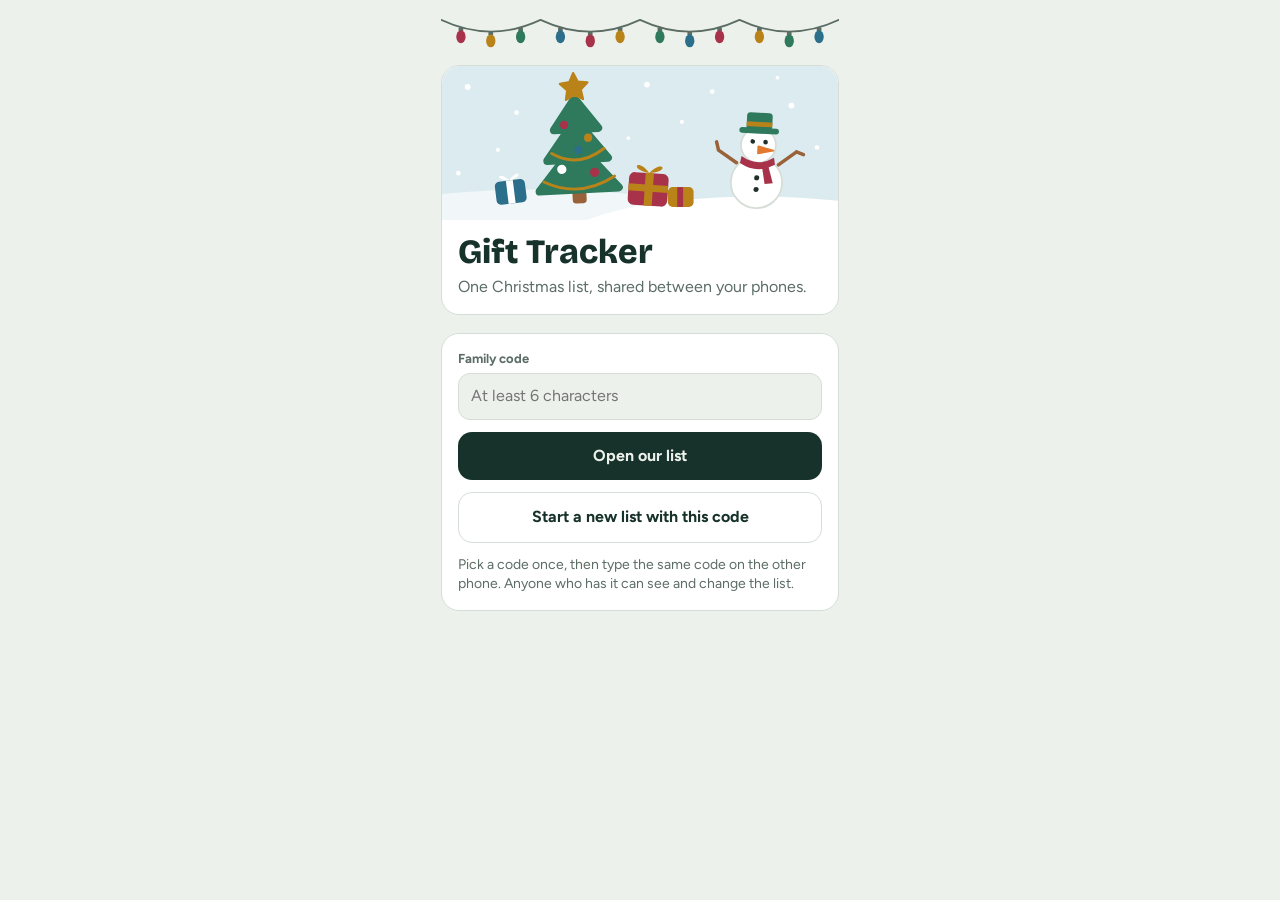
<file: index.html>
<!doctype html>
<html lang="en">
  <head>
    <meta charset="utf-8" />
    <meta name="viewport" content="width=device-width, initial-scale=1, viewport-fit=cover" />
    <meta name="theme-color" content="#edf1ec" media="(prefers-color-scheme: light)" />
    <meta name="theme-color" content="#101b17" media="(prefers-color-scheme: dark)" />
    <meta name="apple-mobile-web-app-capable" content="yes" />
    <meta name="mobile-web-app-capable" content="yes" />
    <meta name="apple-mobile-web-app-title" content="Gifts" />
    <link rel="manifest" href="./manifest.webmanifest" />
    <link rel="apple-touch-icon" href="./icons/apple-touch-icon.png" />
    <link rel="icon" type="image/png" href="./icons/icon-192.png" />
    <link rel="preconnect" href="https://fonts.googleapis.com" />
    <link rel="preconnect" href="https://fonts.gstatic.com" crossorigin />
    <link rel="stylesheet" href="https://fonts.googleapis.com/css2?family=Bricolage+Grotesque:opsz,wght@12..96,600;12..96,800&family=Figtree:wght@400;500;600;700&display=swap" />
    <link rel="stylesheet" href="./styles.css" />
    <title>Gift Tracker</title>
  </head>
  <body>
    <main class="app" id="app"></main>
    <nav class="tabs" id="tabbar" aria-label="Sections" hidden><div id="tabs"></div></nav>
    <div class="scrim" id="scrim" hidden></div>
    <div class="toast" id="toast" role="status" hidden></div>
    <script src="./vendor/supabase.js"></script>
    <script src="./config.js"></script>
    <script src="./art.js"></script>
    <script src="./app.js"></script>
  </body>
</html>
</file>
<file: styles.css>
/* Layout: one phone-width column; summary first, then tappable cards; bottom tab bar; bottom sheets for adding. */
:root{
  --bg:#edf1ec; --surface:#ffffff; --ink:#17322a; --muted:#5b6d65; --line:#d5ddd6; --chip:#e2e9e3;
  --cran:#a8324a; --pine:#2f7a5c; --gold:#b9831a; --teal:#2c6f8a; --plum:#7a4a86;
  --on-accent:#ffffff; --shade:rgba(15,30,24,.45);
  --sky:#dcebef; --snow:#ffffff; --snow2:#f1f7f8; --snowman:#ffffff; --flake:#ffffff;
  --ginger:#9a6238; --ginger2:#d9b48c; --carrot:#e2792c; --coal:#22302b;
  --display:"Bricolage Grotesque","Avenir Next","Segoe UI",sans-serif;
  --body:"Figtree","Avenir Next","Segoe UI",system-ui,sans-serif;
  color-scheme:light;
}
@media (prefers-color-scheme: dark){ :root{
  --bg:#101b17; --surface:#18261f; --ink:#e9f0ea; --muted:#9db0a6; --line:#2c3e36; --chip:#22332c;
  --cran:#e57f93; --pine:#6cc3a0; --gold:#e2b458; --teal:#74b9d4; --plum:#c898d3;
  --on-accent:#10201a; --shade:rgba(0,0,0,.6);
  --sky:#15303a; --snow:#3a5560; --snow2:#2c4650; --snowman:#eef4f2; --flake:#cfe2e6;
  --ginger:#c08a5c; --ginger2:#e6c9a6; --carrot:#f09a55; --coal:#1a2622;
  color-scheme:dark } }

*{box-sizing:border-box}
[hidden]{display:none!important}
html{-webkit-text-size-adjust:100%}
body{margin:0;background:var(--bg);color:var(--ink);font-family:var(--body);font-size:16px;line-height:1.4;
  padding-top:env(safe-area-inset-top,0px);-webkit-tap-highlight-color:transparent}
button,input,select{font:inherit;color:inherit}
button{cursor:pointer;background:none;border:0;padding:0;text-align:inherit}
:focus-visible{outline:3px solid var(--teal);outline-offset:2px;border-radius:6px}
.num{font-variant-numeric:tabular-nums}

.app{max-width:430px;margin:0 auto;padding-block:14px 110px;
  padding-left:max(16px,env(safe-area-inset-left,0px));padding-right:max(16px,env(safe-area-inset-right,0px));
  display:flex;flex-direction:column;gap:18px}
.note{font-size:14px;color:var(--muted);background:var(--chip);border-radius:12px;padding:10px 12px;margin:0}
.note button{color:var(--pine);font-weight:700;text-decoration:underline}
h1{font-family:var(--display);font-weight:800;font-size:34px;line-height:1.05;margin:0;text-wrap:balance}
h2{font-family:var(--display);font-weight:800;font-size:26px;line-height:1.1;margin:0;text-wrap:balance}
h3{font-size:13px;font-weight:700;letter-spacing:.08em;text-transform:uppercase;color:var(--muted);margin:0;
  display:flex;align-items:center;gap:6px}
.sub{color:var(--muted);margin:6px 0 0}
.back{color:var(--pine);font-weight:600;padding:6px 0;align-self:flex-start}
.stack{display:flex;flex-direction:column;gap:12px}
.row{display:flex;align-items:baseline;justify-content:space-between;gap:12px}
.link{color:var(--pine);font-weight:700;font-size:14px;padding:4px 0}
.ico{width:22px;height:22px;flex:none}

/* Pictures */
.lights{display:block;width:100%;height:auto;margin-bottom:-4px}
.bulb{animation:twinkle 2.4s ease-in-out infinite}
@keyframes twinkle{0%,100%{opacity:1}50%{opacity:.45}}
.hero{background:var(--sky);border-radius:18px 18px 0 0;margin:-16px -16px 14px;overflow:hidden;line-height:0}
.scene{display:block;width:100%;height:auto}
.flakes circle{animation:drift 5s ease-in-out infinite alternate}
.flakes circle:nth-child(2n){animation-duration:7s}
.flakes circle:nth-child(3n){animation-duration:9s}
@keyframes drift{from{transform:translateY(-3px)}to{transform:translateY(7px)}}
.deer{width:84px;height:auto;display:block;margin:0 auto 6px}
@media (prefers-reduced-motion: reduce){ .bulb,.flakes circle{animation:none} }

.card{background:var(--surface);border:1px solid var(--line);border-radius:18px;padding:16px}
button.card{display:block;width:100%}
.big{font-family:var(--display);font-weight:800;font-size:40px;line-height:1}
.of{color:var(--muted);font-size:15px}
.delta{font-weight:700;white-space:nowrap}
.delta.over{color:var(--cran)} .delta.ok{color:var(--pine)}
.bar{height:12px;border-radius:99px;background:var(--chip);overflow:hidden;display:flex}
.bar.thin{height:8px}
.bar span{display:block;height:100%;background:var(--c,var(--pine))}
.legend{display:flex;flex-wrap:wrap;gap:6px 16px;margin-top:12px;font-size:15px}
.dot{display:inline-block;width:10px;height:10px;border-radius:50%;background:var(--c);margin-right:6px;flex:none}
.legend .who{color:var(--muted)}
.hint{font-size:14px;color:var(--muted);margin:10px 0 0}
.center{text-align:center}

.gname{font-family:var(--display);font-weight:800;font-size:22px;color:var(--c);overflow-wrap:anywhere;min-width:0}
.gmeta{font-size:14px;color:var(--muted)}
.faces{display:flex;flex-wrap:wrap;gap:6px;margin-top:12px}
.face{font-size:13px;font-weight:600;background:var(--chip);border-radius:99px;padding:3px 10px}
.chev{color:var(--muted);font-size:20px}

.people{display:grid;grid-template-columns:repeat(auto-fill,minmax(104px,1fr));gap:10px}
.pcard{background:var(--surface);border:2px solid var(--line);border-radius:16px;padding:12px;min-width:0}
.pcard[aria-pressed="true"]{border-color:var(--c)}
.pcard .pn{font-weight:700;color:var(--c);overflow-wrap:anywhere;display:flex;align-items:center;gap:6px}
/* a tiny tree ornament in the person's colour */
.orn{width:14px;height:14px;border-radius:50%;background:var(--c);position:relative;flex:none;margin-top:3px}
.orn::before{content:"";position:absolute;left:4.5px;top:-4px;width:5px;height:5px;border-radius:1.5px;background:var(--gold)}
.sq{display:flex;flex-wrap:wrap;gap:3px;margin:8px 0;min-height:12px}
.sq i{width:12px;height:12px;border-radius:3px;border:2px solid var(--c)}
.sq i.f{background:var(--c)}
.pcard small{display:block;color:var(--muted);font-size:13px}
.pcard.add{border-style:dashed;color:var(--muted);font-weight:600;display:grid;place-items:center;min-height:92px;text-align:center}
.even{font-size:15px;color:var(--muted);margin:0}
.even b{color:var(--ink)}

.chips{display:flex;flex-wrap:wrap;gap:8px}
.chip{background:var(--chip);border-radius:99px;padding:4px 12px;font-size:14px}
.sec{display:flex;align-items:center;justify-content:space-between;gap:12px;margin-top:6px}
.list{background:var(--surface);border:1px solid var(--line);border-radius:18px;overflow:hidden}
.gift{display:flex;align-items:center;gap:10px;padding:12px 14px;border-top:1px solid var(--line)}
.gift:first-child{border-top:0}
.gift .main{flex:1;min-width:0}
.gift .t{font-weight:600;overflow-wrap:anywhere}
.gift .m{font-size:13px;color:var(--muted);overflow-wrap:anywhere}
.gift a{font-size:13px;color:var(--teal);font-weight:600;white-space:nowrap}
.gift .cost{font-weight:700;text-align:right}
.side{display:flex;flex-direction:column;align-items:flex-end;gap:6px}
.pill{font-size:12px;font-weight:700;border-radius:99px;padding:5px 11px;border:1.5px dashed var(--muted);color:var(--muted);white-space:nowrap}
.pill.bought{border:1.5px solid var(--gold);background:var(--gold);color:var(--on-accent)}
.pill.received{border:1.5px solid var(--teal);background:var(--teal);color:var(--on-accent)}
.pill.wrapped{border:1.5px solid var(--pine);background:var(--pine);color:var(--on-accent)}
.empty{padding:18px 16px;color:var(--muted);font-size:15px;text-align:center}
.btn{background:var(--ink);color:var(--bg);font-weight:700;border-radius:14px;padding:13px 16px;text-align:center;width:100%;display:block}
.btn.ghost{background:none;color:var(--ink);border:1.5px solid var(--line)}
.btn.danger{background:none;color:var(--cran);border:1.5px solid var(--line)}
.btn.danger[data-armed]{background:var(--cran);color:var(--on-accent);border-color:var(--cran)}
.btns{display:flex;gap:10px}

.tabs{position:fixed;left:0;right:0;bottom:0;background:var(--surface);border-top:1px solid var(--line);z-index:5;
  padding-bottom:env(safe-area-inset-bottom,0px);
  padding-left:max(16px,env(safe-area-inset-left,0px));padding-right:max(16px,env(safe-area-inset-right,0px))}
.tabs div{max-width:398px;margin:0 auto;display:flex}
.tabs button{flex:1;padding:9px 4px 7px;display:flex;flex-direction:column;align-items:center;gap:2px;font-size:12px;font-weight:600;color:var(--muted);opacity:.7}
.tabs button[aria-current="page"]{color:var(--ink);opacity:1}
.tabs .ico{width:26px;height:26px}

.scrim{position:fixed;inset:0;background:var(--shade);z-index:20;display:flex;align-items:flex-end;justify-content:center}
.sheet{background:var(--surface);width:100%;max-width:430px;max-height:92%;overflow:auto;border-radius:22px 22px 0 0;
  padding-block:18px calc(18px + env(safe-area-inset-bottom,0px));
  padding-left:max(16px,env(safe-area-inset-left,0px));padding-right:max(16px,env(safe-area-inset-right,0px));
  display:flex;flex-direction:column;gap:14px}
.sheet p{margin:0}
.field{display:flex;flex-direction:column;gap:5px;min-width:0;flex:1}
.field label,.field .lab{font-size:13px;font-weight:700;color:var(--muted)}
.field input[type=text],.field input[type=number],.field input[type=url],.field select{
  width:100%;background:var(--bg);border:1.5px solid var(--line);border-radius:12px;padding:11px 12px;font-size:16px}
.two{display:flex;gap:10px}
.seg{display:flex;background:var(--bg);border:1.5px solid var(--line);border-radius:12px;padding:3px;gap:3px}
.seg label,.seg button{flex:1;text-align:center;padding:8px 2px;border-radius:9px;font-weight:600;font-size:14px;color:var(--muted);cursor:pointer}
.seg input{position:absolute;opacity:0;pointer-events:none}
.seg input:checked+label,.seg button[aria-pressed="true"]{background:var(--surface);color:var(--ink);box-shadow:0 0 0 1.5px var(--line)}
.seg input:focus-visible+label{outline:3px solid var(--teal)}
.swatches{display:flex;gap:12px}
.swatches input{position:absolute;opacity:0;pointer-events:none}
.swatches label{width:36px;height:36px;border-radius:50%;background:var(--c);cursor:pointer;border:3px solid var(--surface);box-shadow:0 0 0 2px transparent}
.swatches input:checked+label{box-shadow:0 0 0 3px var(--ink)}
.swatches input:focus-visible+label{outline:3px solid var(--teal);outline-offset:4px}
.check{display:flex;gap:10px;align-items:flex-start;font-size:15px}
.check input{width:20px;height:20px;margin-top:1px;accent-color:var(--pine);flex:none}
.toast{position:fixed;left:50%;bottom:calc(88px + env(safe-area-inset-bottom,0px));transform:translateX(-50%);z-index:30;
  background:var(--ink);color:var(--bg);padding:10px 16px;border-radius:12px;font-size:14px;width:max-content;max-width:calc(100% - 32px);text-align:center}
.code{font-family:ui-monospace,Menlo,monospace;font-weight:700;background:var(--chip);border-radius:8px;padding:2px 8px;overflow-wrap:anywhere}
</file>
